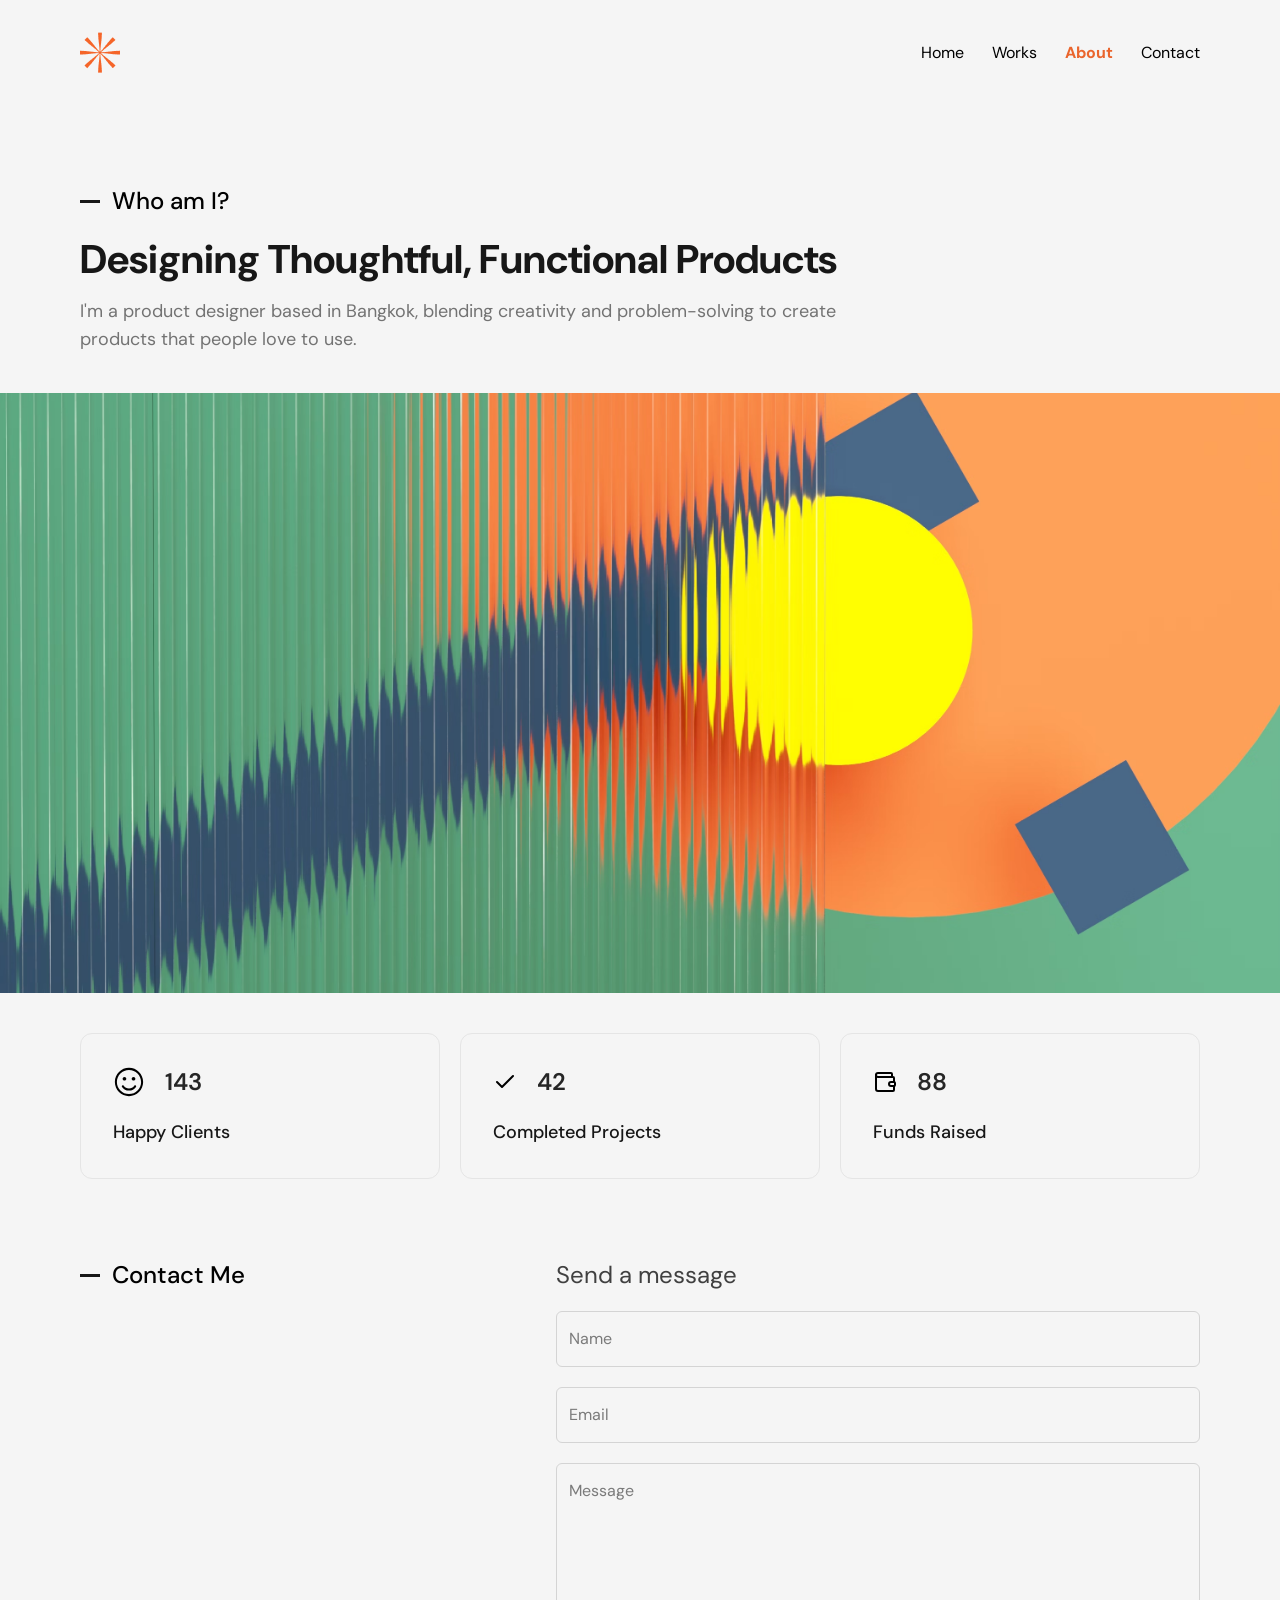
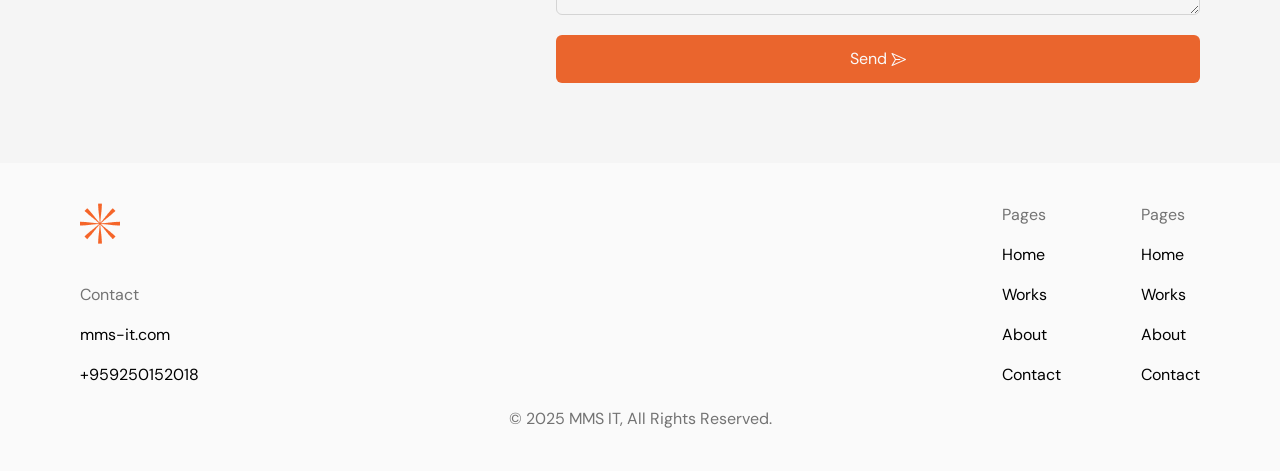
<file: about.html>
<!DOCTYPE html>
<html lang="en">
  <head>
    <meta charset="UTF-8" />
    <meta name="viewport" content="width=device-width, initial-scale=1.0" />
    <title>Portfolio</title>
    <link rel="stylesheet" href="./css/style.css" />
  </head>
  <body class="bg-[#f5f5f5]">
    <header class="mb-20 max-md:mb-5 sticky top-0 bg-[#f5f5f5] z-9">
      <nav class="flex justify-between items-center py-8 custom-container">
        <a href="./index.html">
          <img src="../images/logo.png" alt="" />
        </a>

        <!-- laptop  -->
        <ul class="flex gap-7 max-md:hidden">
          <li
            class="hover:text-primary hover:scale-105 cursor-pointer transition"
          >
            <a href="./index.html">Home</a>
          </li>
          <li
            class="hover:text-primary hover:scale-105 cursor-pointer transition"
          >
            <a href="./works.html">Works</a>
          </li>
          <li
            class="hover:text-primary text-primary font-bold hover:scale-105 cursor-pointer transition"
          >
            <a href="./about.html">About</a>
          </li>
          <li
            class="hover:text-primary hover:scale-105 cursor-pointer transition"
          >
            <a href="./contact.html">Contact</a>
          </li>
        </ul>

        <!-- mobile  -->
        <input type="checkbox" id="menu-toggle" class="hidden peer" />
        <label
          for="menu-toggle"
          class="hidden border border-neutral-200 rounded-full size-10 max-md:flex justify-center items-center cursor-pointer"
        >
          <svg
            xmlns="http://www.w3.org/2000/svg"
            width="20"
            height="20"
            viewBox="0 0 24 24"
            fill="none"
            stroke="currentColor"
            stroke-width="2"
            stroke-linecap="round"
            stroke-linejoin="round"
            class="lucide lucide-menu"
          >
            <line x1="4" x2="20" y1="12" y2="12" />
            <line x1="4" x2="20" y1="6" y2="6" />
            <line x1="4" x2="20" y1="18" y2="18" />
          </svg>
        </label>

        <!-- Mobile Sidebar -->
        <div
          class="fixed inset-y-0 z-10 left-0 w-64 bg-white shadow-lg transform -translate-x-full peer-checked:translate-x-0 transition-transform duration-300 ease-in-out max-md:block hidden"
        >
          <ul class="p-4 space-y-4">
            <li>
              <a class="p-2" href="./index.html">
                <img src="../images/logo.png" alt="" />
              </a>
            </li>
            <li>
              <a href="./index.html" class="block p-2 hover:bg-gray-200"
                >Home</a
              >
            </li>
            <li>
              <a href="./works.html" class="block p-2 hover:bg-gray-200"
                >Works</a
              >
            </li>
            <li>
              <a
                href="./about.html"
                class="block p-2 hover:bg-gray-200 bg-gray-200"
                >About</a
              >
            </li>
            <li>
              <a href="./contact.html" class="block p-2 hover:bg-gray-200"
                >Contact</a
              >
            </li>
          </ul>
        </div>
      </nav>
    </header>
    <div class="custom-container">
      <!-- who i am  -->
      <section class="mb-10 max-w-[794px]">
        <div class="flex items-center gap-3 mb-3">
          <div class="w-5 h-[3px] bg-neutral-900"></div>
          <p class="font-medium text-2xl max-md:text-base">Who am I?</p>
        </div>
        <p class="font-bold text-[40px] max-md:text-xl text-neutral-900 mb-2">
          Designing Thoughtful, Functional Products
        </p>
        <p class="text-neutral-500 text-lg max-md:text-base">
          I'm a product designer based in Bangkok, blending creativity and
          problem-solving to create products that people love to use.
        </p>
      </section>
    </div>

    <img
      class="h-[600px] max-md:h-[400px] object-cover w-full mb-10"
      src="../images/about.png"
      alt=""
    />

    <div class="custom-container">
      <section class="mb-20 max-md:mb-10">
        <div class="grid grid-cols-3 max-md:grid-cols-1 gap-5">
          <div
            class="p-8 border border-neutral-200 rounded-xl hover:translate-y-[-10px] hover:border-primary duration-300"
          >
            <div class="flex items-center gap-5 mb-5">
              <svg
                width="32"
                height="32"
                viewBox="0 0 15 15"
                fill="none"
                xmlns="http://www.w3.org/2000/svg"
              >
                <path
                  d="M7.49991 0.876892C3.84222 0.876892 0.877075 3.84204 0.877075 7.49972C0.877075 11.1574 3.84222 14.1226 7.49991 14.1226C11.1576 14.1226 14.1227 11.1574 14.1227 7.49972C14.1227 3.84204 11.1576 0.876892 7.49991 0.876892ZM1.82708 7.49972C1.82708 4.36671 4.36689 1.82689 7.49991 1.82689C10.6329 1.82689 13.1727 4.36671 13.1727 7.49972C13.1727 10.6327 10.6329 13.1726 7.49991 13.1726C4.36689 13.1726 1.82708 10.6327 1.82708 7.49972ZM5.03747 9.21395C4.87949 8.98746 4.56782 8.93193 4.34133 9.08991C4.11484 9.24789 4.05931 9.55956 4.21729 9.78605C4.93926 10.8211 6.14033 11.5 7.50004 11.5C8.85974 11.5 10.0608 10.8211 10.7828 9.78605C10.9408 9.55956 10.8852 9.24789 10.6587 9.08991C10.4323 8.93193 10.1206 8.98746 9.9626 9.21395C9.41963 9.99238 8.51907 10.5 7.50004 10.5C6.481 10.5 5.58044 9.99238 5.03747 9.21395ZM5.37503 6.84998C5.85828 6.84998 6.25003 6.45815 6.25003 5.97498C6.25003 5.4918 5.85828 5.09998 5.37503 5.09998C4.89179 5.09998 4.50003 5.4918 4.50003 5.97498C4.50003 6.45815 4.89179 6.84998 5.37503 6.84998ZM10.5 5.97498C10.5 6.45815 10.1083 6.84998 9.62503 6.84998C9.14179 6.84998 8.75003 6.45815 8.75003 5.97498C8.75003 5.4918 9.14179 5.09998 9.62503 5.09998C10.1083 5.09998 10.5 5.4918 10.5 5.97498Z"
                  fill="currentColor"
                  fill-rule="evenodd"
                  clip-rule="evenodd"
                ></path>
              </svg>
              <span class="text-neutral-800 text-2xl font-semibold">143</span>
            </div>

            <p class="font-medium text-lg text-neutral-900">Happy Clients</p>
          </div>

          <div
            class="p-8 border border-neutral-200 rounded-xl hover:translate-y-[-10px] hover:border-primary duration-300"
          >
            <div class="flex items-center gap-5 mb-5">
              <svg
                xmlns="http://www.w3.org/2000/svg"
                width="24"
                height="24"
                viewBox="0 0 24 24"
                fill="none"
                stroke="currentColor"
                stroke-width="2"
                stroke-linecap="round"
                stroke-linejoin="round"
                class="lucide lucide-check"
              >
                <path d="M20 6 9 17l-5-5" />
              </svg>
              <span class="text-neutral-800 text-2xl font-semibold">42</span>
            </div>

            <p class="font-medium text-lg text-neutral-900">
              Completed Projects
            </p>
          </div>

          <div
            class="p-8 border border-neutral-200 rounded-xl hover:translate-y-[-10px] hover:border-primary duration-300"
          >
            <div class="flex items-center gap-5 mb-5">
              <svg
                xmlns="http://www.w3.org/2000/svg"
                width="24"
                height="24"
                viewBox="0 0 24 24"
                fill="none"
                stroke="currentColor"
                stroke-width="2"
                stroke-linecap="round"
                stroke-linejoin="round"
                class="lucide lucide-wallet"
              >
                <path
                  d="M19 7V4a1 1 0 0 0-1-1H5a2 2 0 0 0 0 4h15a1 1 0 0 1 1 1v4h-3a2 2 0 0 0 0 4h3a1 1 0 0 0 1-1v-2a1 1 0 0 0-1-1"
                />
                <path d="M3 5v14a2 2 0 0 0 2 2h15a1 1 0 0 0 1-1v-4" />
              </svg>
              <span class="text-neutral-800 text-2xl font-semibold">88</span>
            </div>

            <p class="font-medium text-lg text-neutral-900">Funds Raised</p>
          </div>
        </div>
      </section>

      <!-- contact me  -->
      <section>
        <div
          class="flex max-md:flex-col max-md:items-start max-md:gap-5 justify-between items-start mb-20"
        >
          <div class="flex items-center gap-3">
            <div class="w-5 h-[3px] bg-neutral-900"></div>
            <p class="font-medium text-2xl max-md:text-base">Contact Me</p>
          </div>

          <div class="w-[644px] max-md:w-full">
            <p class="text-2xl text-neutral-700 mb-5 max-md:text-base">
              Send a message
            </p>

            <form action="" class="flex flex-col gap-5">
              <input class="input" type="text" placeholder="Name" />
              <input class="input" type="enail" placeholder="Email" />
              <textarea
                class="input"
                rows="5"
                placeholder="Message"
                name=""
                id=""
              ></textarea>

              <a href="#">
                <button
                  class="primary-btn rounded-md flex gap-1 justify-center items-center w-full"
                >
                  Send

                  <svg
                    width="15"
                    height="15"
                    viewBox="0 0 15 15"
                    fill="none"
                    xmlns="http://www.w3.org/2000/svg"
                  >
                    <path
                      d="M1.20308 1.04312C1.00481 0.954998 0.772341 1.0048 0.627577 1.16641C0.482813 1.32802 0.458794 1.56455 0.568117 1.75196L3.92115 7.50002L0.568117 13.2481C0.458794 13.4355 0.482813 13.672 0.627577 13.8336C0.772341 13.9952 1.00481 14.045 1.20308 13.9569L14.7031 7.95693C14.8836 7.87668 15 7.69762 15 7.50002C15 7.30243 14.8836 7.12337 14.7031 7.04312L1.20308 1.04312ZM4.84553 7.10002L2.21234 2.586L13.2689 7.50002L2.21234 12.414L4.84552 7.90002H9C9.22092 7.90002 9.4 7.72094 9.4 7.50002C9.4 7.27911 9.22092 7.10002 9 7.10002H4.84553Z"
                      fill="currentColor"
                      fill-rule="evenodd"
                      clip-rule="evenodd"
                    ></path>
                  </svg>
                </button>
              </a>
            </form>
          </div>
        </div>
      </section>
    </div>

    <footer class="bg-[#fafafa]">
      <div class="custom-container pt-10 max-md:text-sm">
        <div
          class="flex max-md:flex-col max-md:gap-10 justify-between max-md:items-center pb-5"
        >
          <div
            class="flex flex-col justify-between items-start max-md:items-center"
          >
            <a href="./index.html">
              <img class="max-md:mb-10" src="../images/logo.png" alt="" />
            </a>

            <div class="flex flex-col gap-4 max-md:items-center">
              <p class="text-neutral-500">Contact</p>
              <p class="">mms-it.com</p>
              <p class="">+959250152018</p>
            </div>
          </div>

          <div
            class="flex max-md:flex-col max-md:gap-10 justify-between gap-20"
          >
            <div class="flex flex-col gap-4">
              <p class="text-neutral-500">Pages</p>
              <p class="">Home</p>
              <p class="">Works</p>
              <p class="">About</p>
              <p class="">Contact</p>
            </div>

            <div class="flex flex-col gap-4">
              <p class="text-neutral-500">Pages</p>
              <p class="">Home</p>
              <p class="">Works</p>
              <p class="">About</p>
              <p class="">Contact</p>
            </div>
          </div>
        </div>
        <p class="text-center pb-10 text-neutral-500">
          &copy; 2025 MMS IT, All Rights Reserved.
        </p>
      </div>
    </footer>
  </body>
</html>
</file>
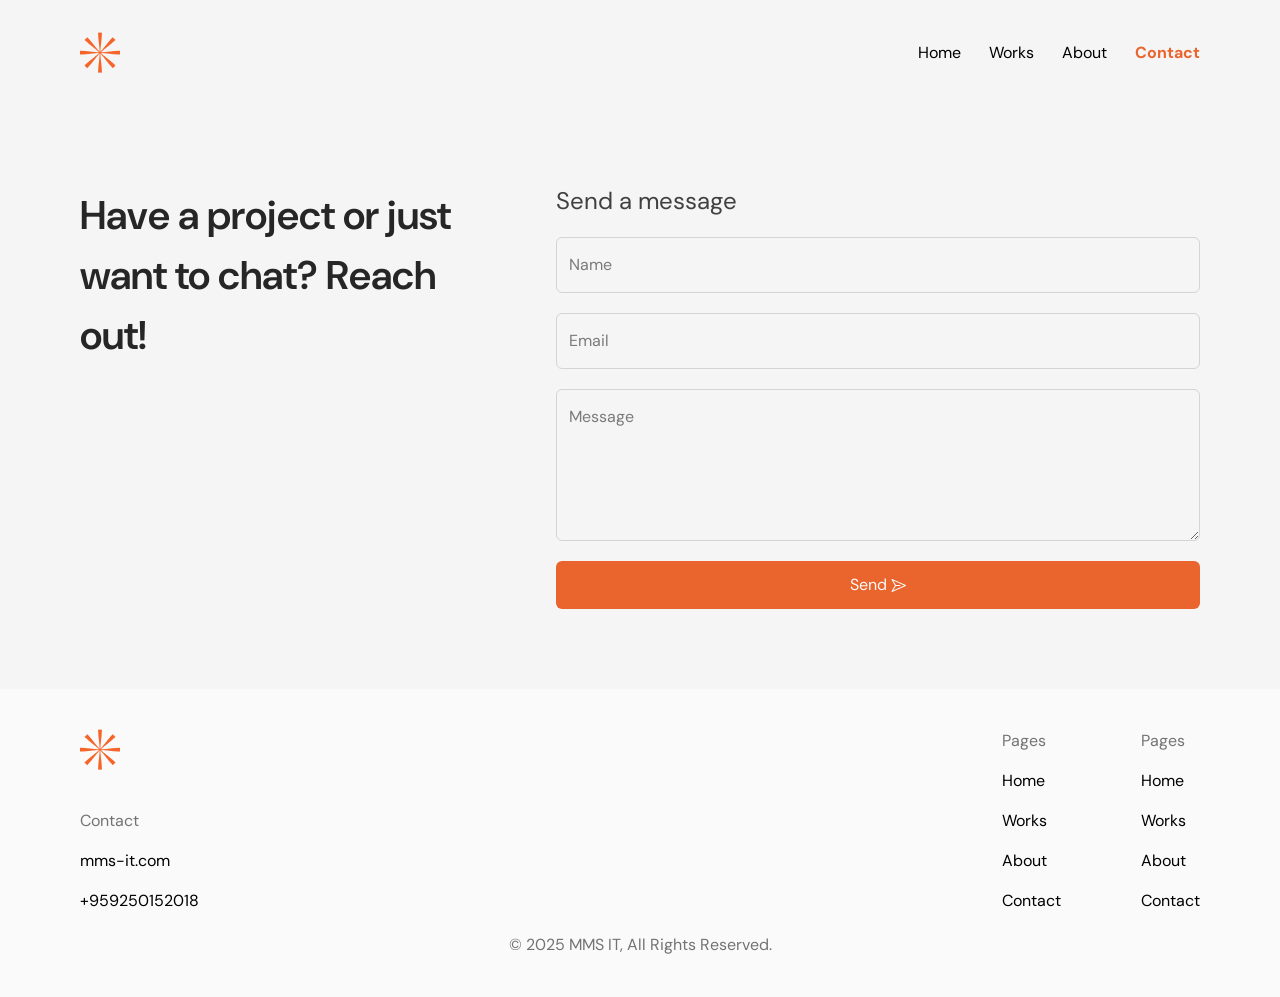
<file: contact.html>
<!DOCTYPE html>
<html lang="en">
  <head>
    <meta charset="UTF-8" />
    <meta name="viewport" content="width=device-width, initial-scale=1.0" />
    <title>Portfolio</title>
    <link rel="stylesheet" href="./css/style.css" />
  </head>
  <body class="bg-[#f5f5f5]">
    <header class="mb-20 max-md:mb-5 sticky top-0 bg-[#f5f5f5] z-9">
      <nav class="flex justify-between items-center py-8 custom-container">
        <a href="./index.html">
          <img src="../images/logo.png" alt="" />
        </a>

        <!-- laptop  -->
        <ul class="flex gap-7 max-md:hidden">
          <li
            class="hover:text-primary hover:scale-105 cursor-pointer transition"
          >
            <a href="./index.html">Home</a>
          </li>
          <li
            class="hover:text-primary hover:scale-105 cursor-pointer transition"
          >
            <a href="./works.html">Works</a>
          </li>
          <li
            class="hover:text-primary hover:scale-105 cursor-pointer transition"
          >
            <a href="./about.html">About</a>
          </li>
          <li
            class="hover:text-primary text-primary font-bold hover:scale-105 cursor-pointer transition"
          >
            <a href="./contact.html">Contact</a>
          </li>
        </ul>

        <!-- mobile  -->
        <input type="checkbox" id="menu-toggle" class="hidden peer" />
        <label
          for="menu-toggle"
          class="hidden border border-neutral-200 rounded-full size-10 max-md:flex justify-center items-center cursor-pointer"
        >
          <svg
            xmlns="http://www.w3.org/2000/svg"
            width="20"
            height="20"
            viewBox="0 0 24 24"
            fill="none"
            stroke="currentColor"
            stroke-width="2"
            stroke-linecap="round"
            stroke-linejoin="round"
            class="lucide lucide-menu"
          >
            <line x1="4" x2="20" y1="12" y2="12" />
            <line x1="4" x2="20" y1="6" y2="6" />
            <line x1="4" x2="20" y1="18" y2="18" />
          </svg>
        </label>

        <!-- Mobile Sidebar -->
        <div
          class="fixed inset-y-0 z-10 left-0 w-64 bg-white shadow-lg transform -translate-x-full peer-checked:translate-x-0 transition-transform duration-300 ease-in-out max-md:block hidden"
        >
          <ul class="p-4 space-y-4">
            <li>
              <a class="p-2" href="./index.html">
                <img src="../images/logo.png" alt="" />
              </a>
            </li>
            <li>
              <a href="./index.html" class="block p-2 hover:bg-gray-200"
                >Home</a
              >
            </li>
            <li>
              <a href="./works.html" class="block p-2 hover:bg-gray-200"
                >Works</a
              >
            </li>
            <li>
              <a href="./about.html" class="block p-2 hover:bg-gray-200"
                >About</a
              >
            </li>
            <li>
              <a
                href="./contact.html"
                class="block p-2 bg-gray-200 hover:bg-gray-200"
                >Contact</a
              >
            </li>
          </ul>
        </div>
      </nav>
    </header>
    <div class="custom-container">
      <!-- contact me  -->
      <section>
        <div
          class="flex max-xl:flex-col max-xl:items-center justify-between items-start mb-20"
        >
          <p
            class="text-neutral-800 font-semibold text-[40px] max-md:text-xl max-xl:text-center w-[405px] max-xl:w-[600px] max-md:w-[170px] max-xl:mb-10"
          >
            Have a project or just want to chat? Reach out!
          </p>

          <div class="w-[644px] max-md:w-full">
            <div class="items-center gap-3 max-md:mb-5 hidden max-md:flex">
              <div class="w-5 h-[3px] bg-neutral-900"></div>
              <p class="font-medium text-2xl max-md:text-base">Contact Me</p>
            </div>

            <p class="text-2xl text-neutral-700 mb-5 max-md:text-base">
              Send a message
            </p>

            <form action="" class="flex flex-col gap-5">
              <input class="input" type="text" placeholder="Name" />
              <input class="input" type="enail" placeholder="Email" />
              <textarea
                class="input"
                rows="5"
                placeholder="Message"
                name=""
                id=""
              ></textarea>

              <a href="#">
                <button
                  class="primary-btn rounded-md flex gap-1 justify-center items-center w-full"
                >
                  Send

                  <svg
                    width="15"
                    height="15"
                    viewBox="0 0 15 15"
                    fill="none"
                    xmlns="http://www.w3.org/2000/svg"
                  >
                    <path
                      d="M1.20308 1.04312C1.00481 0.954998 0.772341 1.0048 0.627577 1.16641C0.482813 1.32802 0.458794 1.56455 0.568117 1.75196L3.92115 7.50002L0.568117 13.2481C0.458794 13.4355 0.482813 13.672 0.627577 13.8336C0.772341 13.9952 1.00481 14.045 1.20308 13.9569L14.7031 7.95693C14.8836 7.87668 15 7.69762 15 7.50002C15 7.30243 14.8836 7.12337 14.7031 7.04312L1.20308 1.04312ZM4.84553 7.10002L2.21234 2.586L13.2689 7.50002L2.21234 12.414L4.84552 7.90002H9C9.22092 7.90002 9.4 7.72094 9.4 7.50002C9.4 7.27911 9.22092 7.10002 9 7.10002H4.84553Z"
                      fill="currentColor"
                      fill-rule="evenodd"
                      clip-rule="evenodd"
                    ></path>
                  </svg>
                </button>
              </a>
            </form>
          </div>
        </div>
      </section>
    </div>

    <footer class="bg-[#fafafa]">
      <div class="custom-container pt-10 max-md:text-sm">
        <div
          class="flex max-md:flex-col max-md:gap-10 justify-between max-md:items-center pb-5"
        >
          <div
            class="flex flex-col justify-between items-start max-md:items-center"
          >
            <a href="./index.html">
              <img class="max-md:mb-10" src="../images/logo.png" alt="" />
            </a>

            <div class="flex flex-col gap-4 max-md:items-center">
              <p class="text-neutral-500">Contact</p>
              <p class="">mms-it.com</p>
              <p class="">+959250152018</p>
            </div>
          </div>

          <div
            class="flex max-md:flex-col max-md:gap-10 justify-between gap-20"
          >
            <div class="flex flex-col gap-4">
              <p class="text-neutral-500">Pages</p>
              <p class="">Home</p>
              <p class="">Works</p>
              <p class="">About</p>
              <p class="">Contact</p>
            </div>

            <div class="flex flex-col gap-4">
              <p class="text-neutral-500">Pages</p>
              <p class="">Home</p>
              <p class="">Works</p>
              <p class="">About</p>
              <p class="">Contact</p>
            </div>
          </div>
        </div>
        <p class="text-center pb-10 text-neutral-500">
          &copy; 2025 MMS IT, All Rights Reserved.
        </p>
      </div>
    </footer>
  </body>
</html>
</file>
